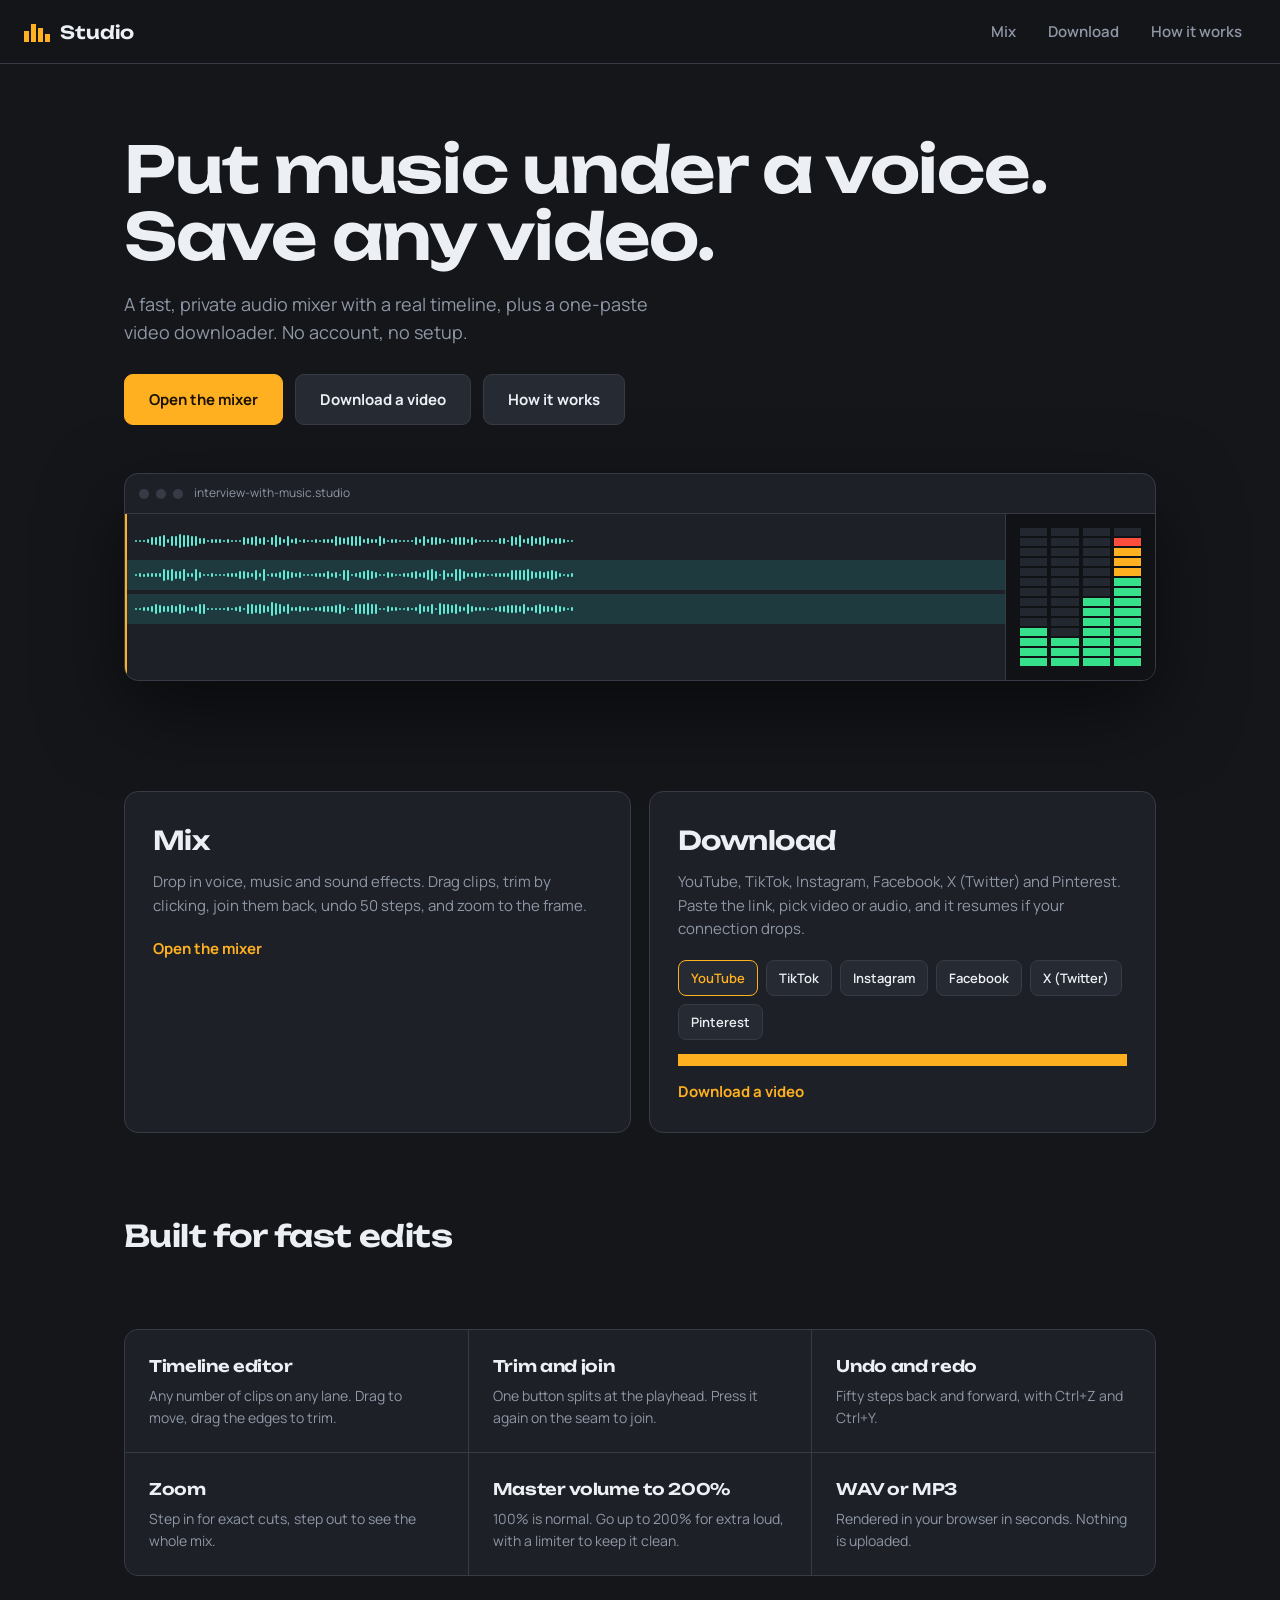
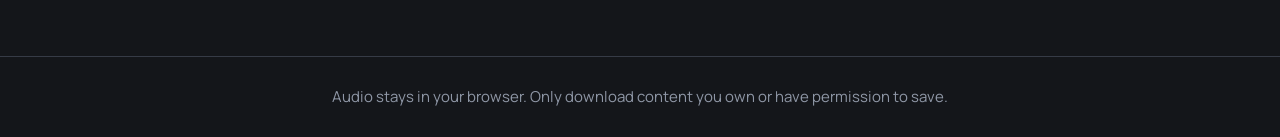
<file: docs/index.html>
<!doctype html>
<html lang="en">
<head>
  <meta charset="utf-8">
  <meta name="viewport" content="width=device-width, initial-scale=1">
  <title>Studio - mix audio, save video</title>

  <!-- Used by site.js to build correct links on GitHub Pages -->
  <meta name="base-path" content="/Mk-studio">

  <link href="https://fonts.googleapis.com/css2?family=Manrope:wght@400;600;700&family=Unbounded:wght@500;600&display=swap" rel="stylesheet">
  <link rel="stylesheet" href="style.css">
</head>
<body>

<!-- site.js replaces this div with the real nav header -->
<div id="top"></div>

<main class="wrap">

  <!-- ── Hero section ─────────────────────────────────────────── -->
  <section class="hero">
    <h1>Put music under a voice. Save any video.</h1>
    <p>A fast, private audio mixer with a real timeline, plus a one-paste video downloader. No account, no setup.</p>

    <div class="cta">
      <a class="btn amb" href="mix.html">Open the mixer</a>
      <a class="btn"     href="download.html">Download a video</a>
      <a class="btn"     href="how.html">How it works</a>
    </div>

    <!-- Animated mixer rack (pure CSS / JS decoration) -->
    <div class="rack">
      <div class="bar">
        <b></b><b></b><b></b>&nbsp; interview-with-music.studio
      </div>
      <!-- Waveform lanes — bars injected by the inline script below -->
      <div class="tl" id="tl">
        <div class="lane"></div>
        <div class="lane c"></div>
        <div class="lane c"></div>
        <div class="ph"></div>
      </div>
      <!-- VU meter — segments injected by the inline script below -->
      <div class="vu" id="vu"></div>
    </div>
  </section>

  <!-- ── Feature tiles ─────────────────────────────────────────── -->
  <section class="tiles">

    <a class="tile" href="mix.html">
      <h2>Mix</h2>
      <p>Drop in voice, music and sound effects. Drag clips, trim by clicking, join them back, undo 50 steps, and zoom to the frame.</p>
      <span class="go">Open the mixer</span>
    </a>

    <a class="tile" href="download.html">
      <h2>Download</h2>
      <p>YouTube, TikTok, Instagram, Facebook, X (Twitter) and Pinterest. Paste the link, pick video or audio, and it resumes if your connection drops.</p>
      <div class="chips">
        <span class="chip on">YouTube</span>
        <span class="chip">TikTok</span>
        <span class="chip">Instagram</span>
        <span class="chip">Facebook</span>
        <span class="chip">X (Twitter)</span>
        <span class="chip">Pinterest</span>
      </div>
      <div class="prog"><div></div></div>
      <span class="go">Download a video</span>
    </a>

  </section>

  <!-- ── Feature grid ──────────────────────────────────────────── -->
  <h2 class="sec">Built for fast edits</h2>
  <section class="feat">
    <div><h3>Timeline editor</h3>   <p>Any number of clips on any lane. Drag to move, drag the edges to trim.</p></div>
    <div><h3>Trim and join</h3>     <p>One button splits at the playhead. Press it again on the seam to join.</p></div>
    <div><h3>Undo and redo</h3>     <p>Fifty steps back and forward, with Ctrl+Z and Ctrl+Y.</p></div>
    <div><h3>Zoom</h3>              <p>Step in for exact cuts, step out to see the whole mix.</p></div>
    <div><h3>Master volume to 200%</h3><p>100% is normal. Go up to 200% for extra loud, with a limiter to keep it clean.</p></div>
    <div><h3>WAV or MP3</h3>        <p>Rendered in your browser in seconds. Nothing is uploaded.</p></div>
  </section>

</main>

<footer id="foot"></footer>

<script src="site.js"></script>
<script>
  // ── VU meter decoration ──────────────────────────────────────
  // Build 4 columns of 14 LED segments each, then randomly animate them.
  const vu = document.getElementById('vu');
  for (let col = 0; col < 4; col++) {
    const column = document.createElement('div');
    for (let seg = 0; seg < 14; seg++) column.append(document.createElement('u'));
    vu.append(column);
  }

  setInterval(() => {
    vu.querySelectorAll('div').forEach(col => {
      const filled = 3 + Math.floor(Math.random() * 11);
      [...col.children].forEach((seg, i) => {
        // Colour: green (g) → amber (a) → red (r) from bottom to top
        seg.className = i < filled
          ? (i > 11 ? 'r' : i > 8 ? 'a' : 'g')
          : '';
      });
    });
  }, 130);

  // ── Waveform lane decoration ─────────────────────────────────
  // Fill each lane with thin bars of varying heights to mimic a waveform.
  document.querySelectorAll('.lane').forEach(lane => {
    for (let i = 0; i < 110; i++) {
      const bar = document.createElement('i');
      bar.style.height = (2 + Math.abs(Math.sin(i / 7) * Math.random()) * 12) + 'px';
      lane.append(bar);
    }
  });
</script>

</body>
</html>
</file>
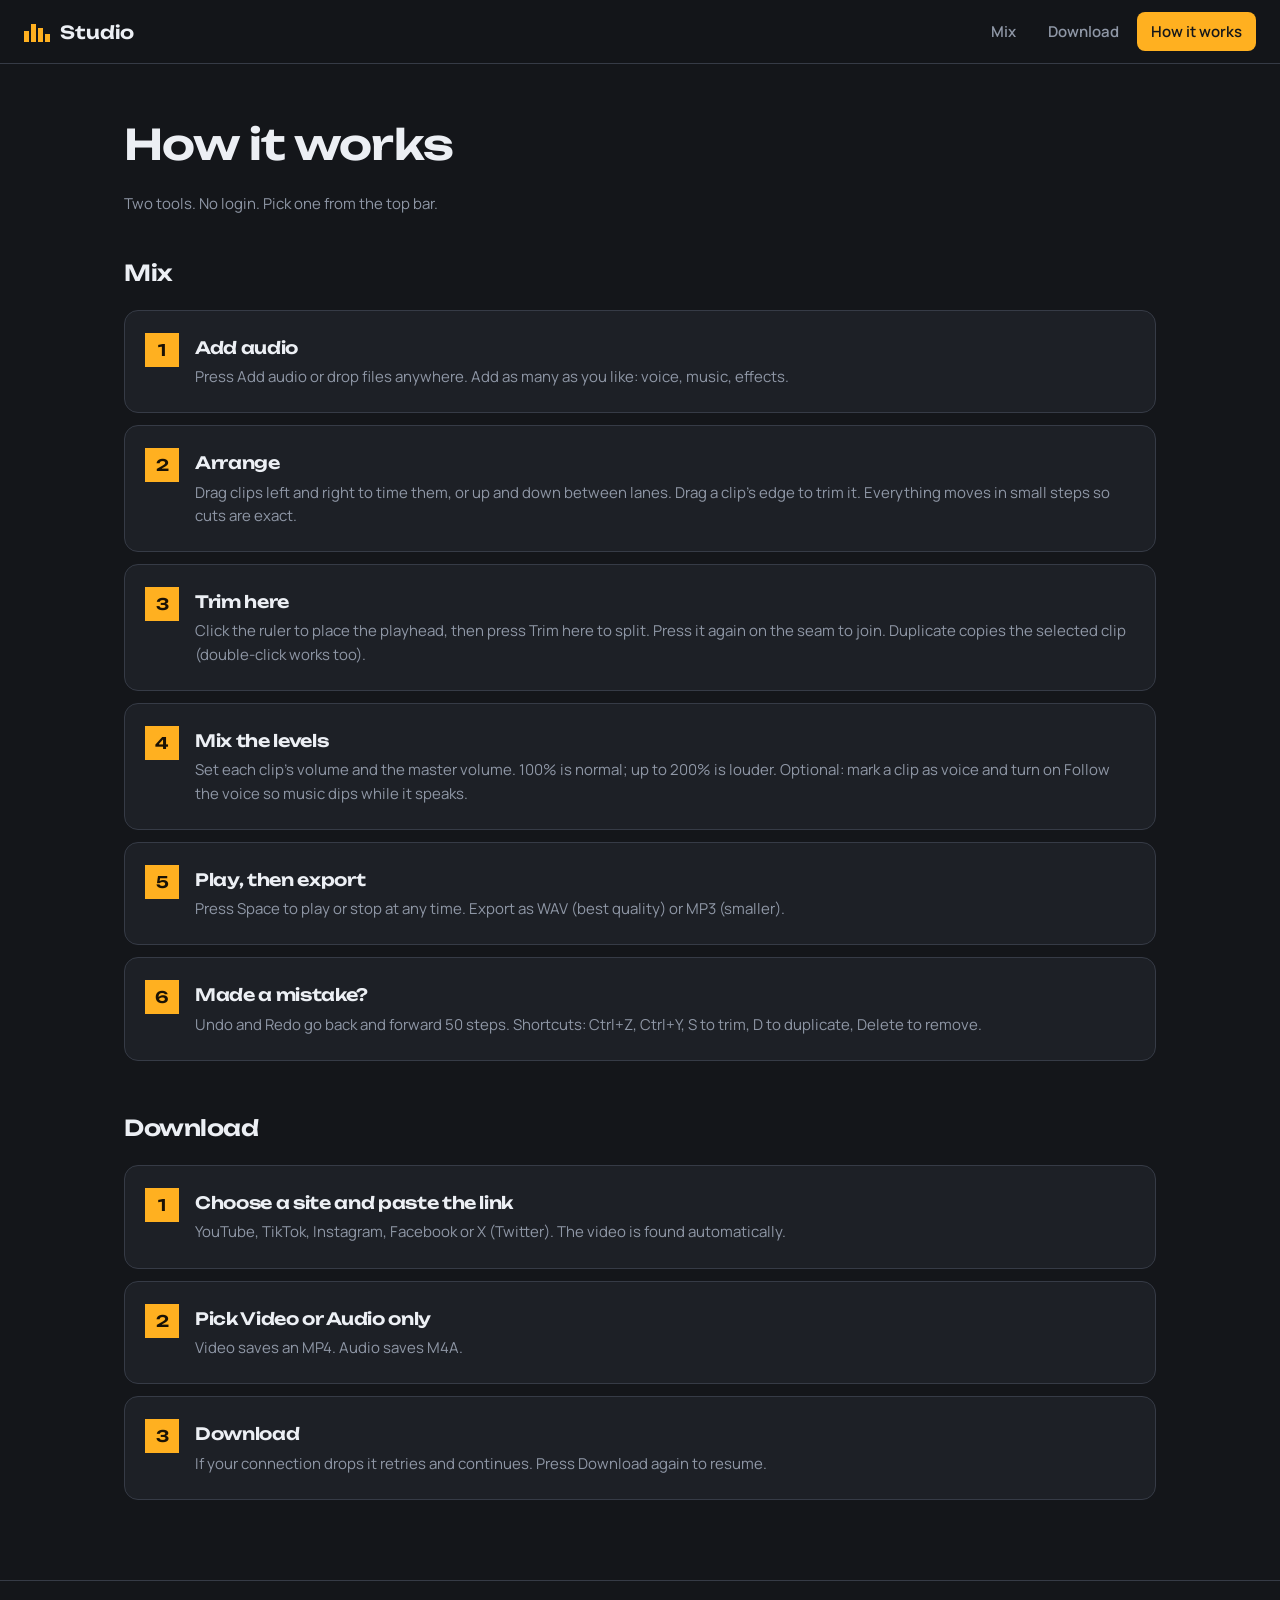
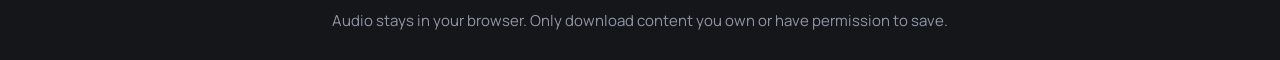
<file: docs/how.html>
<!doctype html>
<html lang="en">
<head>
  <meta charset="utf-8">
  <meta name="viewport" content="width=device-width, initial-scale=1">
  <title>How it works - Studio</title>

  <!-- Used by site.js to build correct links on GitHub Pages -->
  <meta name="base-path" content="/Mk-studio">

  <link href="https://fonts.googleapis.com/css2?family=Manrope:wght@400;600;700&family=Unbounded:wght@500;600&display=swap" rel="stylesheet">
  <link rel="stylesheet" href="style.css">
</head>
<body>

<!-- site.js replaces this div with the real nav header -->
<div id="top"></div>

<main class="wrap page">
  <h1>How it works</h1>
  <p class="lead">Two tools. No login. Pick one from the top bar.</p>

  <!-- ── Mixer steps ───────────────────────────────────────────── -->
  <h2 class="sec" style="font-size:22px; margin-top:40px">Mix</h2>
  <div class="steps">
    <div class="card">
      <h3>Add audio</h3>
      <p>Press Add audio or drop files anywhere. Add as many as you like: voice, music, effects.</p>
    </div>
    <div class="card">
      <h3>Arrange</h3>
      <p>Drag clips left and right to time them, or up and down between lanes. Drag a clip's edge to trim it. Everything moves in small steps so cuts are exact.</p>
    </div>
    <div class="card">
      <h3>Trim here</h3>
      <p>Click the ruler to place the playhead, then press Trim here to split. Press it again on the seam to join. Duplicate copies the selected clip (double-click works too).</p>
    </div>
    <div class="card">
      <h3>Mix the levels</h3>
      <p>Set each clip's volume and the master volume. 100% is normal; up to 200% is louder. Optional: mark a clip as voice and turn on Follow the voice so music dips while it speaks.</p>
    </div>
    <div class="card">
      <h3>Play, then export</h3>
      <p>Press Space to play or stop at any time. Export as WAV (best quality) or MP3 (smaller).</p>
    </div>
    <div class="card">
      <h3>Made a mistake?</h3>
      <p>Undo and Redo go back and forward 50 steps. Shortcuts: Ctrl+Z, Ctrl+Y, S to trim, D to duplicate, Delete to remove.</p>
    </div>
  </div>

  <!-- ── Downloader steps ──────────────────────────────────────── -->
  <h2 class="sec" style="font-size:22px; margin-top:50px">Download</h2>
  <div class="steps">
    <div class="card">
      <h3>Choose a site and paste the link</h3>
      <p>YouTube, TikTok, Instagram, Facebook or X (Twitter). The video is found automatically.</p>
    </div>
    <div class="card">
      <h3>Pick Video or Audio only</h3>
      <p>Video saves an MP4. Audio saves M4A.</p>
    </div>
    <div class="card">
      <h3>Download</h3>
      <p>If your connection drops it retries and continues. Press Download again to resume.</p>
    </div>
  </div>
</main>

<footer id="foot"></footer>
<script src="site.js"></script>

</body>
</html>
</file>
<file: docs/style.css>
﻿/* ============================================================
   Studio — global styles
   Colour palette is defined as CSS custom properties so any
   contributor can retheme the app by changing this one block.
   ============================================================ */

:root {
  --bg:  #14161a;   /* page background */
  --p:   #1d2026;   /* card / panel background */
  --p2:  #262a32;   /* slightly lighter panel (buttons, inputs) */
  --ln:  #363b46;   /* border / divider colour */
  --tx:  #eceff4;   /* primary text */
  --mu:  #8f97a6;   /* muted / secondary text */
  --amb: #ffb020;   /* accent — amber */
  --red: #ff4d3d;   /* error / danger */
  --grn: #37e08b;   /* VU green */
  --tl:  #5eead4;   /* teal highlight */
}

/* ── Reset ─────────────────────────────────────────────────── */
* { box-sizing: border-box; }
html { scroll-behavior: smooth; }
body {
  margin: 0;
  background: var(--bg);
  color: var(--tx);
  font: 15px / 1.55 Manrope, system-ui, sans-serif;
}

h1, h2, h3 {
  font-family: Unbounded, Manrope, sans-serif;
  margin: 0;
  letter-spacing: -0.02em;
  font-weight: 600;
}

a { color: inherit; text-decoration: none; }

/* ── Top navigation bar ─────────────────────────────────────── */
.top {
  position: sticky;
  top: 0;
  z-index: 9;
  display: flex;
  justify-content: space-between;
  align-items: center;
  gap: 12px;
  flex-wrap: wrap;
  padding: 12px 24px;
  background: #14161aee;
  backdrop-filter: blur(8px);
  border-bottom: 1px solid var(--ln);
}

.logo {
  display: flex;
  align-items: center;
  gap: 10px;
  font: 600 18px Unbounded, sans-serif;
}

.top nav { display: flex; gap: 4px; }

.top nav a {
  padding: 8px 14px;
  border-radius: 8px;
  color: var(--mu);
  font-weight: 600;
}

.top nav a:hover { color: var(--tx); background: var(--p2); }
.top nav a.on    { color: var(--bg); background: var(--amb); }

/* ── Centred page wrapper ───────────────────────────────────── */
.wrap {
  max-width: 1080px;
  margin: 0 auto;
  padding: 0 24px;
}

/* ── Buttons ────────────────────────────────────────────────── */
.btn,
button {
  font: 700 14px Manrope, sans-serif;
  color: var(--tx);
  background: var(--p2);
  border: 1px solid var(--ln);
  border-radius: 9px;
  padding: 9px 15px;
  cursor: pointer;
  transition: background 0.1s;
}

button:hover    { background: #30353f; }
button:disabled { opacity: 0.35; cursor: not-allowed; }

/* Accent (amber) variant */
.amb             { background: var(--amb); color: #1a1205; border-color: var(--amb); }
.amb:hover       { background: #ffc04d; }

.btn { display: inline-block; }

/* Focus ring — keeps the app keyboard-accessible */
:focus-visible { outline: 2px solid var(--tl); outline-offset: 2px; }

/* ── Bars — mixer-style stepped fader control ───────────────── */
/* Used for zoom, clip volume and music depth.
   Each <i> is one glowing LED capsule. Filled LEDs glow amber; red =
   above threshold. Smooth transitions animate the fill as you drag,
   and the leading (peak) LED gently pulses for a live, futuristic feel. */
.bars {
  display: flex;
  gap: 2.5px;
  height: 22px;
  cursor: ew-resize;
  touch-action: none;
  user-select: none;
  align-items: center;
}

.bars i {
  flex: 1;
  height: 100%;
  background: linear-gradient(180deg, #2a2e37, #202329);
  border-radius: 5px;
  transition: background 0.14s ease, box-shadow 0.14s ease, transform 0.1s ease;
}

/* Filled LEDs — amber glow with a soft top highlight for depth */
.bars i.on {
  background: linear-gradient(180deg, #ffd278, #ffb020);
  box-shadow: 0 0 6px rgba(255, 176, 32, 0.45), inset 0 1px 0 rgba(255, 255, 255, 0.25);
}

/* Above the safe threshold — red glow */
.bars i.on.hot {
  background: linear-gradient(180deg, #ff9888, #ff4d3d);
  box-shadow: 0 0 6px rgba(255, 77, 61, 0.5), inset 0 1px 0 rgba(255, 255, 255, 0.25);
}

/* Leading (peak) LED — brighter, gently breathing */
.bars i.on.lead        { animation: bars-lead 1.1s ease-in-out infinite; }
.bars i.on.lead.hot    { animation: bars-lead-hot 1.1s ease-in-out infinite; }
@keyframes bars-lead {
  0%, 100% { box-shadow: 0 0 6px rgba(255, 176, 32, 0.5), inset 0 1px 0 rgba(255,255,255,0.25); }
  50%      { box-shadow: 0 0 13px rgba(255, 176, 32, 0.9), inset 0 1px 0 rgba(255,255,255,0.25); }
}
@keyframes bars-lead-hot {
  0%, 100% { box-shadow: 0 0 6px rgba(255, 77, 61, 0.55), inset 0 1px 0 rgba(255,255,255,0.25); }
  50%      { box-shadow: 0 0 13px rgba(255, 77, 61, 0.95), inset 0 1px 0 rgba(255,255,255,0.25); }
}

/* ── Footer ─────────────────────────────────────────────────── */
footer {
  border-top: 1px solid var(--ln);
  color: var(--mu);
  padding: 28px 24px;
  text-align: center;
  margin-top: 80px;
}

/* ================================================================
   LANDING PAGE (index.html)
   ================================================================ */

/* Hero section */
.hero { padding: 72px 0 40px; }
.hero h1 {
  font-size: clamp(34px, 6vw, 64px);
  line-height: 1.05;
  max-width: 16ch;
}
.hero p {
  color: var(--mu);
  font-size: 18px;
  max-width: 52ch;
  margin: 20px 0 28px;
}

/* CTA button row */
.cta { display: flex; gap: 12px; flex-wrap: wrap; }
.cta .btn { padding: 14px 24px; font-size: 15px; }

/* Animated mixer rack decoration */
.rack {
  margin-top: 48px;
  display: grid;
  grid-template-columns: 1fr 150px;
  background: var(--p);
  border: 1px solid var(--ln);
  border-radius: 14px;
  overflow: hidden;
  box-shadow: 0 30px 80px #0008;
}

.rack .bar {
  grid-column: 1 / 3;
  display: flex;
  gap: 7px;
  align-items: center;
  padding: 10px 14px;
  border-bottom: 1px solid var(--ln);
  color: var(--mu);
  font-size: 12px;
}

.bar b {
  width: 10px;
  height: 10px;
  border-radius: 50%;
  background: var(--ln);
}

/* Fake waveform lanes */
.tl { position: relative; padding: 8px 0; overflow: hidden; }
.lane {
  height: 30px;
  margin: 4px 0;
  display: flex;
  align-items: center;
  gap: 2px;
  padding: 0 10px;
}
.lane.c { background: #1f3a3f; }
.lane i  { display: block; width: 2px; background: var(--tl); flex: none; border-radius: 1px; }

/* Animated playhead line */
.ph {
  position: absolute;
  top: 0; bottom: 0;
  width: 2px;
  background: var(--amb);
  animation: ph 9s linear infinite;
}
@keyframes ph { from { left: 0; } to { left: 100%; } }

/* VU meter */
.vu {
  display: flex;
  gap: 4px;
  padding: 14px;
  border-left: 1px solid var(--ln);
  align-items: flex-end;
  justify-content: center;
  background: #101216;
}
.vu div { display: flex; flex-direction: column-reverse; gap: 2px; flex: 1; height: 100%; }
.vu u   { height: 8px; background: #23272f; }
.vu u.g { background: var(--grn); }
.vu u.a { background: var(--amb); }
.vu u.r { background: var(--red); }

/* Feature tiles grid */
.tiles {
  display: grid;
  grid-template-columns: 1fr 1fr;
  gap: 18px;
  margin-top: 70px;
}

.tile {
  display: block;
  background: var(--p);
  border: 1px solid var(--ln);
  border-radius: 14px;
  padding: 28px;
  transition: border-color 0.15s, transform 0.15s;
}
.tile:hover { border-color: var(--amb); transform: translateY(-3px); }
.tile h2  { font-size: 26px; margin-bottom: 10px; }
.tile p   { color: var(--mu); margin: 0 0 20px; }
.tile .go { color: var(--amb); font-weight: 700; }

/* Animated download progress bar (decoration only) */
.prog { height: 12px; background: #2e333d; margin: 14px 0; }
.prog div {
  height: 100%;
  background: var(--amb);
  animation: pg 6s steps(24) infinite;
}
@keyframes pg { from { width: 0; } to { width: 100%; } }

/* Platform chips */
.chips { display: flex; gap: 8px; flex-wrap: wrap; }
.chip {
  padding: 7px 12px;
  border: 1px solid var(--ln);
  border-radius: 8px;
  background: var(--p2);
  font-weight: 600;
  font-size: 13px;
  cursor: pointer;
  color: var(--tx);
}
.chip.on { border-color: var(--amb); color: var(--amb); }

/* Feature grid below the fold */
.feat {
  display: grid;
  grid-template-columns: repeat(3, 1fr);
  gap: 1px;
  background: var(--ln);
  border: 1px solid var(--ln);
  border-radius: 14px;
  overflow: hidden;
  margin-top: 70px;
}
.feat div  { background: var(--p); padding: 24px; }
.feat h3   { font-size: 16px; margin-bottom: 6px; }
.feat p    { margin: 0; color: var(--mu); font-size: 14px; }

h2.sec { font-size: 30px; margin: 80px 0 0; }

/* ── Responsive breakpoints ─────────────────────────────────── */
@media (max-width: 760px) {
  .tiles,
  .feat { grid-template-columns: 1fr !important; }
  .rack { grid-template-columns: 1fr; }
  .vu   { height: 110px; border-left: 0; }
}

/* ================================================================
   MIXER (mix.html / mix.js)
   ================================================================ */

/* ================================================================
   MIXER PAGE — FL Studio Playlist aesthetic
   Dark teal/slate palette, tight toolbars, dense grid canvas.
   ================================================================ */

/* Override page background for mix page only */
body:has(.studio) {
  background: #1a2130;
}

.studio {
  padding: 0;
  display: flex;
  flex-direction: column;
  height: calc(100vh - 52px); /* fill below nav */
  overflow: hidden;
}

/* ── Toolbar strip ── */
.tools {
  display: flex;
  gap: 6px;
  flex-wrap: wrap;
  align-items: center;
  margin-bottom: 0;
  padding: 5px 10px;
  background: #1e2535;
  border-bottom: 1px solid #111820;
  min-height: 40px;
  flex-shrink: 0;
}

/* Button groups */
.grp {
  display: flex;
  gap: 4px;
  padding-right: 8px;
  border-right: 1px solid #283040;
}
.grp:last-child { border: 0; }

/* Restyle buttons for FL Studio look */
.studio button,
.studio .btn {
  font: 600 12px Manrope, sans-serif;
  padding: 5px 11px;
  border-radius: 4px;
  background: #252f3e;
  border: 1px solid #1a2230;
  color: #9aaabb;
  transition: background .1s, color .1s;
}
.studio button:hover  { background: #2e3a4e; color: #c8d4e0; }
.studio button:disabled { opacity: 0.3; cursor: not-allowed; }
.studio button.amb    { background: #ffb020; color: #1a1205; border-color: #e0960a; }
.studio button.amb:hover { background: #ffc040; }

/* ── Transport strip ── */
.trans {
  display: flex;
  gap: 8px;
  flex-wrap: nowrap;
  align-items: center;
  margin-bottom: 0;
  padding: 4px 10px;
  background: #19222e;
  border-bottom: 1px solid #111820;
  flex-shrink: 0;
}

/* Time counter */
#tc {
  font: 700 18px Unbounded, monospace;
  color: #52d458;
  text-shadow: 0 0 8px rgba(82,212,88,.5);
  min-width: 110px;
  letter-spacing: .04em;
}

/* Zoom controls */
#zb { width: 100px; }

/* ── Timeline area — the main grid ── */
.studio-body {
  flex: 1;
  display: flex;
  min-height: 0;
  overflow: hidden;
}

/* Left sidebar — track names (labels injected by draw logic) */
.studio-sidebar {
  width: 140px;
  flex-shrink: 0;
  background: #1b2535;
  border-right: 1px solid #111820;
  overflow-y: auto;
  overflow-x: hidden;
  scrollbar-width: thin;
  scrollbar-color: #2a3446 #1b2535;
}
.studio-sidebar::-webkit-scrollbar { width: 5px; }
.studio-sidebar::-webkit-scrollbar-track { background: #1b2535; }
.studio-sidebar::-webkit-scrollbar-thumb { background: #2a3446; border-radius:3px; }

/* Header cell above ruler */
.studio-sidebar-header {
  height: 28px; /* matches RULER_H */
  background: #161f2c;
  border-bottom: 1px solid #0e1520;
  display: flex;
  align-items: center;
  padding: 0 10px;
  font: 700 9px Manrope, sans-serif;
  letter-spacing: .09em;
  text-transform: uppercase;
  color: #3a4a5a;
  user-select: none;
  flex-shrink: 0;
}

/* One track label row */
.sidebar-track {
  height: 42px; /* matches LANE_H below */
  display: flex;
  align-items: center;
  padding: 0 8px 0 10px;
  border-bottom: 1px solid #111820;
  gap: 7px;
  cursor: default;
  transition: background .1s;
}
.sidebar-track:nth-child(odd)  { background: #1c2637; }
.sidebar-track:nth-child(even) { background: #192232; }
.sidebar-track:hover { background: #243040; }
.sidebar-track.selected { background: #1e3055; }

/* Small green dot LED */
.sidebar-led {
  width: 6px; height: 6px;
  border-radius: 1px;
  background: #52d458;
  box-shadow: 0 0 4px rgba(82,212,88,.7);
  flex-shrink: 0;
}
.sidebar-led.off { background: #2a3446; box-shadow: none; }

.sidebar-name {
  font: 500 11px Manrope, sans-serif;
  color: #7a8fa8;
  white-space: nowrap;
  overflow: hidden;
  text-overflow: ellipsis;
}
.sidebar-track.selected .sidebar-name { color: #7eb8ff; }

/* ── Main canvas / timeline container ── */
#wrap {
  position: relative;
  flex: 1;
  overflow-x: auto;
  overflow-y: hidden;
  background: #1a2333;
  border: none;
  border-radius: 0;
}
#cv { position: sticky; left: 0; display: block; }
#sp { position: absolute; top: 0; left: 0; height: 1px; }

/* ── Bottom options panels ── */
.opts {
  display: grid;
  grid-template-columns: repeat(3, 1fr);
  gap: 0;
  margin-top: 0;
  flex-shrink: 0;
  border-top: 1px solid #111820;
}
.opts > div {
  background: #1b2535;
  border: none;
  border-right: 1px solid #111820;
  border-radius: 0;
  padding: 12px 16px;
}
.opts > div:last-child { border-right: none; }
.opts h3 {
  font-size: 12px;
  margin-bottom: 8px;
  color: #c8d4e0;
  letter-spacing: .03em;
}
.opts label { display: flex; gap: 8px; align-items: center; margin: 6px 0; font-size: 13px; }
.opts small { color: #4a6070; display: block; margin-top: 6px; font-size: 11px; }
.opts .bars { width: 100%; height: 18px; }

@media (max-width: 860px) {
  .opts { grid-template-columns: 1fr; }
}

/* Toast notification */
#toast {
  position: fixed;
  bottom: 20px;
  left: 50%;
  transform: translateX(-50%);
  background: #252f3e;
  border: 1px solid var(--amb);
  padding: 10px 18px;
  border-radius: 6px;
  display: none;
  z-index: 20;
  font-size: 13px;
  color: #c8d4e0;
}

/* ══════════════════════════════════════════════════════════════
   FL STUDIO VERTICAL MIXER — All Volume panel
   Layout: title bar → scrollable horizontal strip row.
   Each strip (top→bottom):
     rotated name label | LED dot | knob | vertical fader | value | bottom icons
   Panel is resizable from all 8 edges/corners and draggable.
   ══════════════════════════════════════════════════════════════ */

/* ── Backdrop ── */
.vm-backdrop { position:fixed; inset:0; z-index:49; background:rgba(0,0,0,.65); backdrop-filter:blur(3px); }
.vm-backdrop[hidden] { display:none; }

/* ── Panel shell ── */
.volume-dialog {
  position: fixed;
  z-index: 50;
  width: 760px;
  height: 420px;
  top:  calc(50vh - 210px);
  left: calc(50vw - 380px);
  min-width:  340px;
  min-height: 260px;
  max-width: 100vw;
  max-height: 100vh;
  padding: 0;
  display: flex;
  flex-direction: column;
  background: #2b3320;
  color: #b8c8a0;
  border: 1px solid #151e0f;
  border-top: 1px solid #3a4a28;
  border-radius: 2px;
  box-shadow: 0 24px 80px rgba(0,0,0,.9), inset 0 1px 0 rgba(255,255,255,.04);
  overflow: hidden;
  will-change: transform;
  font-family: Manrope, system-ui, sans-serif;
}
.volume-dialog[hidden] { display:none; }

/* ── 8 resize handles ── */
.vm-resize { position:absolute; z-index:10; }
.vm-resize[data-dir="n"]  { top:0;    left:6px;  right:6px;  height:4px; cursor:n-resize; }
.vm-resize[data-dir="s"]  { bottom:0; left:6px;  right:6px;  height:4px; cursor:s-resize; }
.vm-resize[data-dir="e"]  { right:0;  top:6px;   bottom:6px; width:4px;  cursor:e-resize; }
.vm-resize[data-dir="w"]  { left:0;   top:6px;   bottom:6px; width:4px;  cursor:w-resize; }
.vm-resize[data-dir="ne"] { top:0;    right:0;   width:8px; height:8px;  cursor:ne-resize; }
.vm-resize[data-dir="nw"] { top:0;    left:0;    width:8px; height:8px;  cursor:nw-resize; }
.vm-resize[data-dir="se"] { bottom:0; right:0;   width:8px; height:8px;  cursor:se-resize; }
.vm-resize[data-dir="sw"] { bottom:0; left:0;    width:8px; height:8px;  cursor:sw-resize; }

/* ── Title bar ── */
.vm-titlebar {
  flex-shrink: 0;
  display: flex;
  align-items: center;
  justify-content: space-between;
  height: 22px;
  padding: 0 6px 0 10px;
  background: linear-gradient(180deg, #1e2a14 0%, #182010 100%);
  border-bottom: 1px solid #0e1508;
  user-select: none;
  cursor: grab;
}
.vm-titlebar:active { cursor:grabbing; }
.vm-title {
  font: 600 11px Manrope, sans-serif;
  color: #8ca878;
  letter-spacing: .04em;
  pointer-events: none;
}
.vm-winbtns { display:flex; gap:3px; }
.vm-wbtn {
  width:14px; height:14px;
  border-radius:2px; border:1px solid rgba(0,0,0,.4);
  font-size:9px; line-height:14px; text-align:center;
  cursor:pointer; padding:0;
  transition: filter .1s;
}
.vm-wbtn:hover { filter:brightness(1.4); }
.vm-wbtn-min   { background:#3a4a28; color:#6a8a50; border-color:#1a2810; }
.vm-wbtn-max   { background:#3a4a28; color:#6a8a50; border-color:#1a2810; }
.vm-wbtn-close { background:#5a2a20; color:#c06040; border-color:#2a1008; pointer-events:all; }
.vm-wbtn-close:hover { background:#7a3a28; color:#e08060; }

/* ── Strips horizontal scroll ── */
.vm-strips-scroll {
  flex: 1;
  display: flex;
  flex-direction: row;
  align-items: stretch;
  overflow-x: auto;
  overflow-y: hidden;
  min-height: 0;
  background: #252c18;
  scrollbar-width: thin;
  scrollbar-color: #3a4a28 #1e2614;
}
.vm-strips-scroll::-webkit-scrollbar       { height:5px; }
.vm-strips-scroll::-webkit-scrollbar-track { background:#1e2614; }
.vm-strips-scroll::-webkit-scrollbar-thumb { background:#3a4a28; border-radius:2px; }

/* ── Clip strips container ── */
.vm-clip-strips-row { display:flex; align-items:stretch; }

/* ── Single channel strip ── */
.vm-strip {
  flex: 0 0 56px;
  display: flex;
  flex-direction: column;
  align-items: center;
  padding: 6px 0 6px;
  border-right: 1px solid #1a2010;
  background: linear-gradient(180deg, #2e3822 0%, #252c18 100%);
  position: relative;
  cursor: default;
  transition: background .12s;
  min-height: 0;
}
.vm-strip:hover { background: linear-gradient(180deg, #36422a 0%, #2c3420 100%); }

/* Master strip — slightly wider, highlighted */
.vm-strip-master {
  flex-basis: 64px;
  background: linear-gradient(180deg, #323c24 0%, #282f1c 100%);
  border-right: 2px solid #121808;
  --strip-color: #88bb55;
}
.vm-strip-master:hover { background: linear-gradient(180deg, #3c4830 0%, #303820 100%); }

/* Selected strip */
.vm-strip.vm-strip-selected {
  background: linear-gradient(180deg, #354028 0%, #2a3220 100%) !important;
  box-shadow: inset 0 0 0 1px #6a9848;
}

/* ── Rotated channel name ── */
.vm-strip-name-wrap {
  flex-shrink: 0;
  height: 72px;
  width: 100%;
  display: flex;
  align-items: center;
  justify-content: center;
  overflow: hidden;
  margin-bottom: 4px;
}
.vm-strip-name {
  display: block;
  font: 600 10px Manrope, sans-serif;
  color: #8aaa68;
  white-space: nowrap;
  overflow: hidden;
  text-overflow: ellipsis;
  max-width: 68px;
  /* Rotate the name label like FL Studio */
  transform: rotate(-90deg);
  transform-origin: center center;
  letter-spacing: .03em;
}
.vm-strip-master .vm-strip-name { color:#aad060; font-weight:700; }
.vm-strip.vm-strip-selected .vm-strip-name { color:#c0e880; }

/* ── LED dot ── */
.vm-strip-led-row {
  flex-shrink: 0;
  margin-bottom: 6px;
}
.vm-led {
  display: block;
  width: 8px; height: 8px;
  border-radius: 50%;
  background: #1e2a14;
  border: 1px solid #0e1808;
}
.vm-led.vm-led-green {
  background: radial-gradient(circle at 38% 32%, #88ff60, #44bb20);
  border-color: #224410;
  box-shadow: 0 0 5px rgba(80,200,30,.8);
  animation: vm-led-glow 2s ease-in-out infinite;
}
.vm-led.vm-led-hot {
  background: radial-gradient(circle at 38% 32%, #ffdd60, #ffaa00);
  border-color: #885500;
  box-shadow: 0 0 6px rgba(255,180,0,.9);
  animation: vm-led-glow-hot .8s ease-in-out infinite;
}
@keyframes vm-led-glow {
  0%,100% { box-shadow: 0 0 4px rgba(80,200,30,.6); }
  50%     { box-shadow: 0 0 9px rgba(80,200,30,1); }
}
@keyframes vm-led-glow-hot {
  0%,100% { box-shadow: 0 0 5px rgba(255,180,0,.7); }
  50%     { box-shadow: 0 0 11px rgba(255,180,0,1); }
}

/* ── Knob ── */
.vm-strip-knob-wrap {
  flex-shrink: 0;
  margin-bottom: 8px;
}
.vm-knob {
  width: 28px; height: 28px;
  border-radius: 50%;
  background: radial-gradient(circle at 38% 32%, #4a5438, #1e2418);
  border: 1px solid #0e1808;
  box-shadow: 0 2px 6px rgba(0,0,0,.7), inset 0 1px 0 rgba(255,255,255,.06);
  position: relative;
  cursor: pointer;
  transition: box-shadow .15s;
}
.vm-knob:hover {
  box-shadow: 0 2px 6px rgba(0,0,0,.7),
              0 0 0 1px var(--strip-color, #6a9848),
              inset 0 1px 0 rgba(255,255,255,.06);
}
.vm-knob-dot {
  position: absolute;
  width: 3px; height: 3px;
  border-radius: 50%;
  background: var(--strip-color, #88bb55);
  bottom: 4px; left: 50%;
  transform: translate(-50%, 0);
  box-shadow: 0 0 4px var(--strip-color, #88bb55);
  pointer-events: none;
}

/* ── Vertical fader slot ── */
.vm-strip-fader-area {
  flex: 1;
  display: flex;
  align-items: center;
  justify-content: center;
  width: 100%;
  padding: 0 4px;
  min-height: 0;
}
.vm-fader-slot {
  position: relative;
  width: 100%;
  height: 100%;
  display: flex;
  align-items: center;
  justify-content: center;
}
/* Dark recessed rail */
.vm-fader-rail {
  position: absolute;
  top: 0; bottom: 0;
  width: 5px;
  left: 50%;
  transform: translateX(-50%);
  background: linear-gradient(180deg, #0e1408 0%, #181e10 50%, #0e1408 100%);
  border-radius: 2px;
  box-shadow: inset 0 1px 3px rgba(0,0,0,.9);
}
/* Glowing fill bar — rises from bottom */
.vm-fader-fill-v {
  position: absolute;
  left: 50%;
  bottom: 0;
  width: 5px;
  transform: translateX(-50%);
  border-radius: 2px;
  height: var(--fval, 50%);
  background: linear-gradient(0deg, var(--strip-color, #88bb55) 0%, rgba(180,255,100,.6) 100%);
  box-shadow: 0 0 6px var(--strip-color, #88bb55);
  transition: height .07s linear;
  pointer-events: none;
  z-index: 1;
}
/* Vertical range input — rotated technique */
.vm-fader-input {
  position: absolute;
  z-index: 2;
  /* Rotate a horizontal range to vertical */
  writing-mode: vertical-lr;
  direction: rtl;
  -webkit-appearance: slider-vertical;
  appearance: auto;
  width: 100%;
  height: 100%;
  background: transparent;
  cursor: ns-resize;
  margin: 0; padding: 0; outline: none;
  opacity: 0;          /* invisible — visuals come from rail + fill above */
}
/* Fader cap handle — overlaid via a pseudo-element approach isn't possible
   for the thumb, so we use a separate absolutely-positioned div driven by JS */
.vm-fader-cap {
  position: absolute;
  left: 50%;
  width: 38px; height: 14px;
  transform: translate(-50%, 50%);
  border-radius: 2px;
  background: linear-gradient(180deg,
    #5a6848 0%, #3e4830 35%, #363e28 50%, #3e4830 65%, #5a6848 100%);
  border: 1px solid #2a3418;
  box-shadow: 0 2px 5px rgba(0,0,0,.7), inset 0 1px 0 rgba(255,255,255,.12);
  pointer-events: none;
  z-index: 3;
  /* Grip lines */
  background-image:
    linear-gradient(180deg, #5a6848 0%, #3e4830 35%, #363e28 50%, #3e4830 65%, #5a6848 100%),
    repeating-linear-gradient(90deg, transparent, transparent 4px, rgba(255,255,255,.06) 4px, rgba(255,255,255,.06) 5px);
}

/* ── Value readout ── */
.vm-strip-val {
  flex-shrink: 0;
  margin: 5px 0 3px;
  text-align: center;
  width: 100%;
}
.vm-val-num {
  font: 700 9px Manrope, monospace;
  font-variant-numeric: tabular-nums;
  color: var(--strip-color, #88bb55);
  text-shadow: 0 0 6px var(--strip-color, #88bb55);
  letter-spacing: .02em;
}

/* ── Bottom icon row ── */
.vm-strip-bottom {
  flex-shrink: 0;
  display: flex;
  gap: 4px;
  align-items: center;
  justify-content: center;
  padding: 2px 0 0;
}
.vm-btn-icon {
  font-size: 11px;
  color: #4a6030;
  cursor: pointer;
  transition: color .12s;
  user-select: none;
}
.vm-btn-icon:hover { color: #88bb55; }
/* ── Right-click context menu ───────────────────────────────── */
.clip-menu {
  position: fixed;
  z-index: 30;
  min-width: 176px;
  padding: 5px;
  background: var(--p);
  border: 1px solid var(--ln);
  border-radius: 9px;
  box-shadow: 0 12px 32px #0009;
}
.clip-menu[hidden] { display: none; }
.clip-menu button {
  display: block;
  width: 100%;
  padding: 9px 10px;
  text-align: left;
  background: transparent;
  border: 0;
  border-radius: 6px;
  font: 600 13px Manrope, sans-serif;
}
.clip-menu button:hover { background: var(--p2); }
/* Delete is visually separated and coloured red */
.clip-menu [data-action="delete"] {
  margin-top: 4px;
  border-top: 1px solid var(--ln);
  border-radius: 0;
  color: #ff8f8f;
}

/* ================================================================
   DOWNLOAD & HOW-IT-WORKS pages
   ================================================================ */

/* Generic info card */
.card {
  background: var(--p);
  border: 1px solid var(--ln);
  border-radius: 14px;
  padding: 24px;
}

/* URL text input */
.url {
  width: 100%;
  padding: 15px;
  border-radius: 9px;
  border: 1px solid var(--ln);
  background: var(--bg);
  color: var(--tx);
  font: inherit;
  margin-top: 14px;
}

/* Video preview row (thumbnail + metadata) */
.pv { display: flex; gap: 16px; margin-top: 18px; align-items: center; }
.pv img {
  width: 160px;
  aspect-ratio: 16 / 9;
  object-fit: cover;
  background: var(--bg);
  border-radius: 8px;
}

.msg { color: var(--mu); margin-top: 12px; min-height: 22px; }
.err { color: #ff8f8f; }

.row { display: flex; gap: 10px; flex-wrap: wrap; align-items: center; margin-top: 16px; }

/* Download progress bar */
.pbar { height: 12px; background: #2e333d; margin-top: 16px; }
.pbar div { height: 100%; width: 0; background: var(--amb); }

/* ── Loading animation — shown while fetching video info ───── */
/* A skeleton shimmer placeholder (matching the preview layout)
   plus a dual-ring spinner, so pasting a URL feels responsive.  */

.loader { display: none; margin-top: 16px; }
.loader.show { display: block; }

/* Skeleton preview row — mirrors the real .pv layout */
.skel-pv { display: flex; gap: 16px; align-items: center; }
.skel-thumb {
  width: 160px;
  aspect-ratio: 16 / 9;
  border-radius: 8px;
  flex-shrink: 0;
}
.skel-lines { flex: 1; min-width: 0; }
.skel-line  { height: 15px; border-radius: 7px; margin-bottom: 12px; }
.skel-line.tall { height: 20px; }
.skel-line.w70  { width: 70%; }
.skel-line.w45  { width: 45%; }
.skel-btns  { display: flex; gap: 10px; margin-top: 16px; }
.skel-btn   { height: 36px; border-radius: 9px; }

/* Shimmer sweep — a moving highlight across the placeholder blocks */
.skel-thumb, .skel-line, .skel-btn {
  background-image: linear-gradient(100deg, var(--p2) 30%, #363b46 50%, var(--p2) 70%);
  background-size: 200% 100%;
  animation: shimmer 1.5s ease-in-out infinite;
}
@keyframes shimmer {
  0%   { background-position: 200% 0; }
  100% { background-position: -200% 0; }
}

/* Spinner row below the skeleton */
.loader-row {
  display: flex;
  align-items: center;
  justify-content: center;
  gap: 14px;
  padding: 28px 0 6px;
}
.loader-row p { margin: 0; color: var(--mu); font-size: 14px; }

/* Dual-ring spinner — outer amber ring + inner teal ring,
   rotating in opposite directions for a smooth, premium feel */
.spinner {
  width: 44px;
  height: 44px;
  position: relative;
  flex-shrink: 0;
}
.spinner::before,
.spinner::after {
  content: '';
  position: absolute;
  inset: 0;
  border-radius: 50%;
  border: 3px solid transparent;
}
.spinner::before {
  border-top-color: var(--amb);
  border-right-color: rgba(255, 176, 32, 0.3);
  animation: spin 0.85s cubic-bezier(0.5, 0, 0.5, 1) infinite;
}
.spinner::after {
  inset: 9px;
  border-bottom-color: var(--tl);
  border-left-color: rgba(94, 234, 212, 0.25);
  animation: spin 1.1s cubic-bezier(0.5, 0, 0.5, 1) infinite reverse;
}
@keyframes spin { to { transform: rotate(360deg); } }

@media (max-width: 480px) {
  .skel-thumb { width: 120px; }
}

/* Numbered steps (how.html) */
.steps {
  display: grid;
  gap: 12px;
  counter-reset: s;
  margin-top: 20px;
}
.steps .card {
  padding-left: 70px;
  position: relative;
}
.steps .card::before {
  counter-increment: s;
  content: counter(s);
  position: absolute;
  left: 20px;
  top: 22px;
  width: 34px;
  height: 34px;
  display: grid;
  place-items: center;
  background: var(--amb);
  color: #1a1205;
  font: 600 16px Unbounded;
}
.steps h3 { font-size: 17px; margin-bottom: 4px; }
.steps p  { margin: 0; color: var(--mu); }

/* Inner page header */
.page h1   { font-size: clamp(28px, 4vw, 42px); margin: 48px 0 10px; }
.page .lead { color: var(--mu); max-width: 56ch; }
</file>
